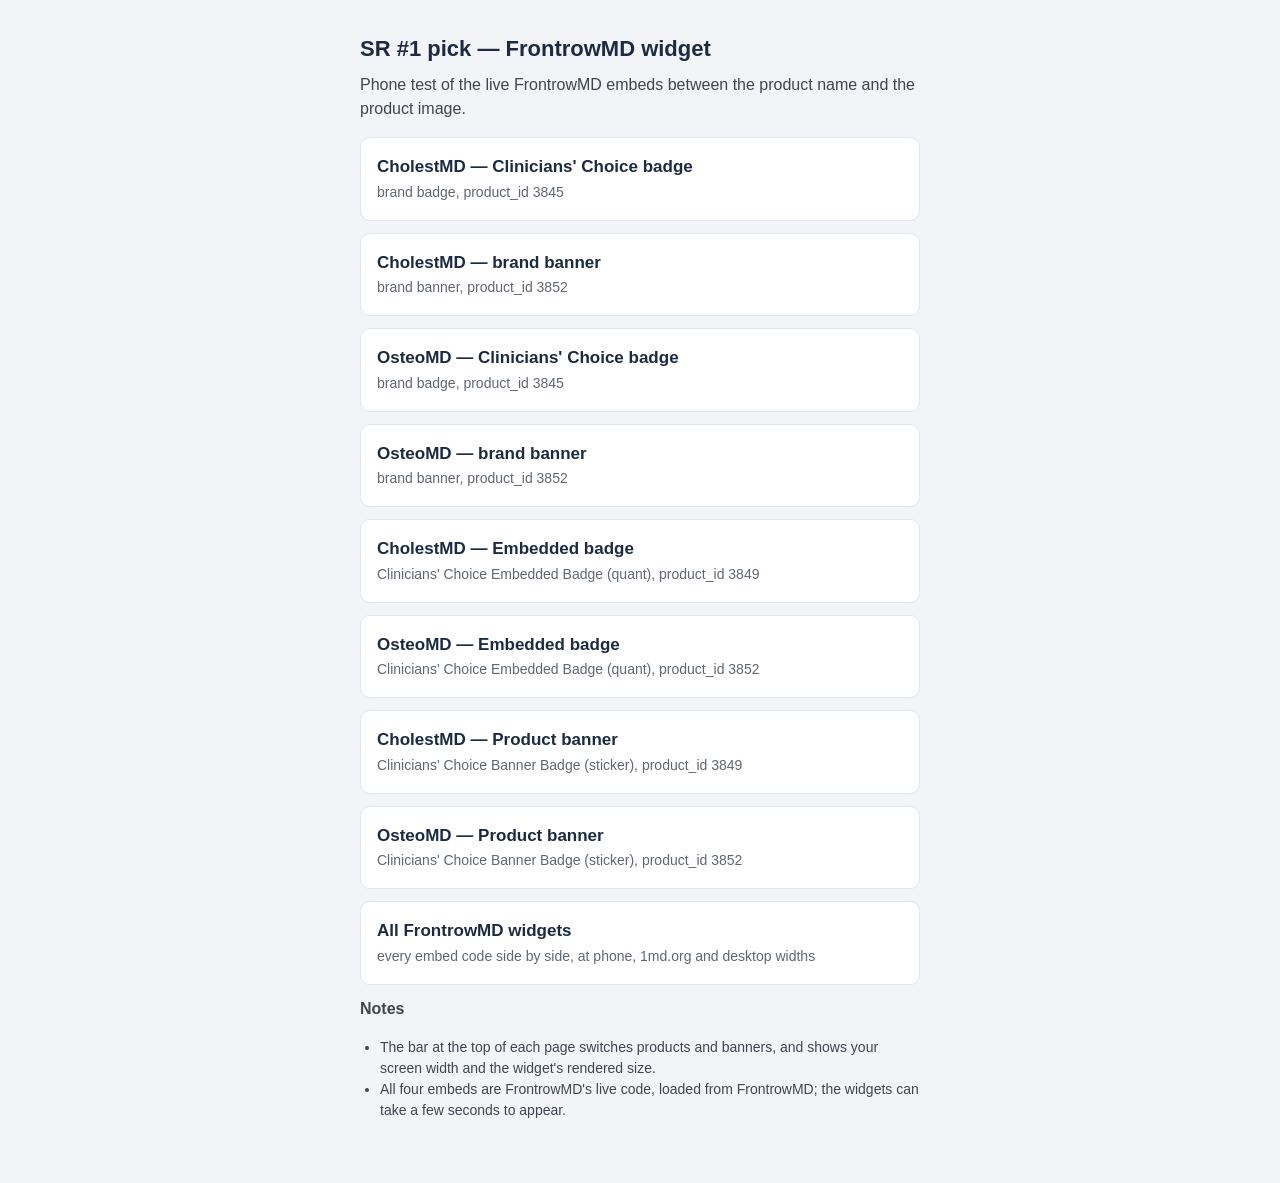
<file: index.html>
<!DOCTYPE html>
<html lang="en">
<head>
  <meta charset="utf-8">
  <meta name="viewport" content="width=device-width, initial-scale=1">
  <meta name="robots" content="noindex, nofollow">
  <title>SR #1 pick · FrontrowMD widget phone test</title>
  <style>
    body { margin: 0; font: 16px/1.5 -apple-system, BlinkMacSystemFont, "Segoe UI", sans-serif; color: #1c2b43; background: #f2f4f7; }
    main { max-width: 560px; margin: 0 auto; padding: 32px 16px 48px; }
    h1 { font-size: 22px; margin: 0 0 8px; }
    p { margin: 0 0 16px; color: #3f4651; }
    .card { display: block; background: #fff; border-radius: 10px; padding: 16px; margin: 0 0 12px; text-decoration: none; color: inherit; border: 1px solid #e0e6f0; }
    .card strong { display: block; font-size: 17px; }
    .card span { font-size: 14px; color: #5f6773; }
    ul { padding-left: 20px; color: #3f4651; font-size: 14px; }
  </style>
</head>
<body>
  <main>
    <h1>SR #1 pick — FrontrowMD widget</h1>
    <p>Phone test of the live FrontrowMD embeds between the product name and the product image.</p>

    <a class="card" href="cholestmd.html?banner=badge"><strong>CholestMD — Clinicians' Choice badge</strong><span>brand badge, product_id 3845</span></a>
    <a class="card" href="cholestmd.html?banner=banner"><strong>CholestMD — brand banner</strong><span>brand banner, product_id 3852</span></a>
    <a class="card" href="osteomd.html?banner=badge"><strong>OsteoMD — Clinicians' Choice badge</strong><span>brand badge, product_id 3845</span></a>
    <a class="card" href="osteomd.html?banner=banner"><strong>OsteoMD — brand banner</strong><span>brand banner, product_id 3852</span></a>
    <a class="card" href="cholestmd.html?banner=quant"><strong>CholestMD — Embedded badge</strong><span>Clinicians' Choice Embedded Badge (quant), product_id 3849</span></a>
    <a class="card" href="osteomd.html?banner=quant"><strong>OsteoMD — Embedded badge</strong><span>Clinicians' Choice Embedded Badge (quant), product_id 3852</span></a>
    <a class="card" href="cholestmd.html?banner=sticker"><strong>CholestMD — Product banner</strong><span>Clinicians' Choice Banner Badge (sticker), product_id 3849</span></a>
    <a class="card" href="osteomd.html?banner=sticker"><strong>OsteoMD — Product banner</strong><span>Clinicians' Choice Banner Badge (sticker), product_id 3852</span></a>
    <a class="card" href="widgets.html"><strong>All FrontrowMD widgets</strong><span>every embed code side by side, at phone, 1md.org and desktop widths</span></a>

    <p><strong>Notes</strong></p>
    <ul>
      <li>The bar at the top of each page switches products and banners, and shows your screen width and the widget's rendered size.</li>
      <li>All four embeds are FrontrowMD's live code, loaded from FrontrowMD; the widgets can take a few seconds to appear.</li>
    </ul>
  </main>
</body>
</html>
</file>
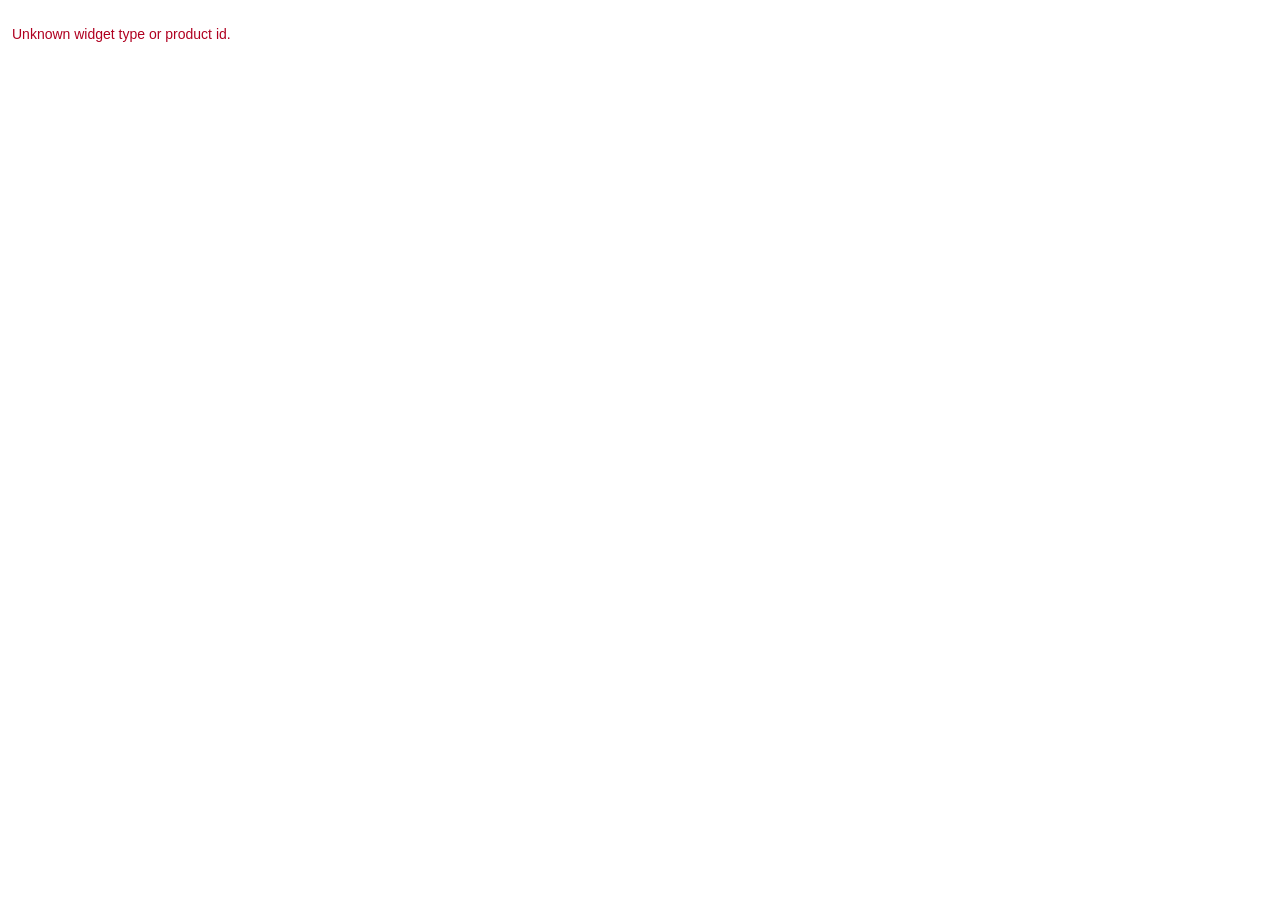
<file: embed.html>
<!DOCTYPE html>
<html lang="en">
<head>
  <meta charset="utf-8">
  <meta name="viewport" content="width=device-width, initial-scale=1">
  <meta name="robots" content="noindex, nofollow">
  <title>FrontrowMD widget</title>
  <!-- One FrontrowMD embed per page: ?type=quant|sticker|brand-badge|brand-banner|qual&id=<product_id>&w=<px>.
       FrontrowMD's scripts look up fixed element ids and each sets up its own modal, so widgets.html
       loads every widget through this page in its own frame. Markup and CSS are FrontrowMD's dashboard code. -->
  <style>
    html, body { margin: 0; background: #fff; }
    body { padding: 12px 0 16px; }
    .slot { margin: 0 auto; }

    /* Clinicians' Choice (quant) */
    #iframe-frontrow-quant { height: 0px; }
    #frontrow-badge { position: relative; display: flex; }
    .iframe-frontrow { width: 100%; margin: 0; }
    .iframe-modal-frontrow { display: none; position: fixed; z-index: 99999999; left: 0; top: 0; right: 0; bottom: 0; width: 100%; height: 100%; overflow: hidden; }

    /* Brand badge (brand, #iframe-frontrow-brand) */
    #iframe-frontrow-brand { height: 0px; }

    /* Banner (sticker) — "on image", so it sits in a positioned box here */
    .sticker-slot { position: relative; height: 98px; overflow: hidden; }
    #frontrow-sticker { position: absolute; z-index: 3; border-radius: 0 !important; }

    /* Brand banner (brand, #frontrow-brand-badge) */
    .brand-banner-slot { position: relative; height: 98px; overflow: hidden; }
    .iframe-frontrow-brand-badge { position: absolute; top: 10px; left: 0; z-index: 3; border-radius: 0 !important; }

    /* Clinician Reviews (qual) */
    iframe.iframe-frontrow-testimonials { width: 100%; }
    iframe.iframe-modal-testimonials { z-index: 99999998; }

    .iframe.frontrow { display: none; position: fixed; left: 0; top: 0; z-index: 99999997; right: 0; bottom: 0; width: 100%; height: 100%; overflow: hidden; }
    .error { font: 14px sans-serif; color: #b00020; padding: 0 12px; }
  </style>
</head>
<body>
  <div class="slot" id="slot"></div>
  <script>
    (function () {
      var q = new URLSearchParams(location.search);
      var type = q.get('type'), id = (q.get('id') || '').replace(/\D/g, ''), w = parseInt(q.get('w'), 10);
      var slot = document.getElementById('slot');
      if (w) slot.style.width = w + 'px';

      var api = 'https://app.thefrontrowhealth.com/api/widgets';
      function src(pt, script) { return api + (script ? '/script' : '') + '?presentation_type=' + pt + '&product_id=' + id; }

      var pt, html;
      switch (type) {
        case 'quant':
          pt = 'quant';
          html = '<div id="frontrow-badge"><iframe class="iframe-frontrow" id="iframe-frontrow-quant" title="FrontrowMD Clinicians\' Choice Badge" frameborder="0" src="' + src(pt) + '"></iframe></div>';
          break;
        case 'sticker':
          pt = 'sticker';
          html = '<div class="sticker-slot"><iframe data-state="max" class="iframe-frontrow-sticker" id="frontrow-sticker" title="FrontrowMD Clinicians\' Choice Banner" frameborder="0" src="' + src(pt) + '"></iframe></div>';
          break;
        case 'brand-badge':
          pt = 'brand';
          html = '<div id="frontrow-badge"><iframe class="iframe-frontrow" id="iframe-frontrow-brand" title="FrontrowMD Clinicians\' Choice Badge" frameborder="0" src="' + src(pt) + '"></iframe></div>';
          break;
        case 'brand-banner':
          pt = 'brand';
          html = '<div class="brand-banner-slot"><iframe data-state="max" class="iframe-frontrow-brand-badge" id="frontrow-brand-badge" title="FrontrowMD Brand Banner" frameborder="0" src="' + src(pt) + '"></iframe></div>';
          break;
        case 'qual':
          pt = 'qual';
          html = '<section class="fr-testimonials"><iframe id="frontrow-testimonials" class="iframe-frontrow-testimonials" title="FrontrowMD Clinician Reviews" frameborder="0" src="' + src(pt) + '"></iframe></section>';
          break;
      }
      if (!pt || !id) { slot.innerHTML = '<p class="error">Unknown widget type or product id.</p>'; return; }

      slot.innerHTML = html;
      var widget = slot.querySelector('iframe');
      var s = document.createElement('script');
      s.async = true;
      s.src = src(pt, true);
      document.body.appendChild(s);

      // FrontrowMD's script sends PARENT_READY once, when it loads; a widget that hasn't loaded yet misses it
      // and falls back to a slow retry. Resend it (the same message the script sends) once both have loaded.
      var scriptLoaded = false, widgetLoaded = false;
      function sendReady() { if (scriptLoaded && widgetLoaded) widget.contentWindow.postMessage({ name: 'PARENT_READY' }, '*'); }
      s.addEventListener('load', function () { scriptLoaded = true; sendReady(); });
      widget.addEventListener('load', function () { widgetLoaded = true; sendReady(); });

      // Tell the gallery how tall this widget is.
      function report() {
        if (parent !== window) parent.postMessage({ frEmbedHeight: document.body.scrollHeight, frEmbed: location.search }, '*');
      }
      new ResizeObserver(report).observe(document.body);
      setInterval(report, 1500);
    })();
  </script>
</body>
</html>
</file>
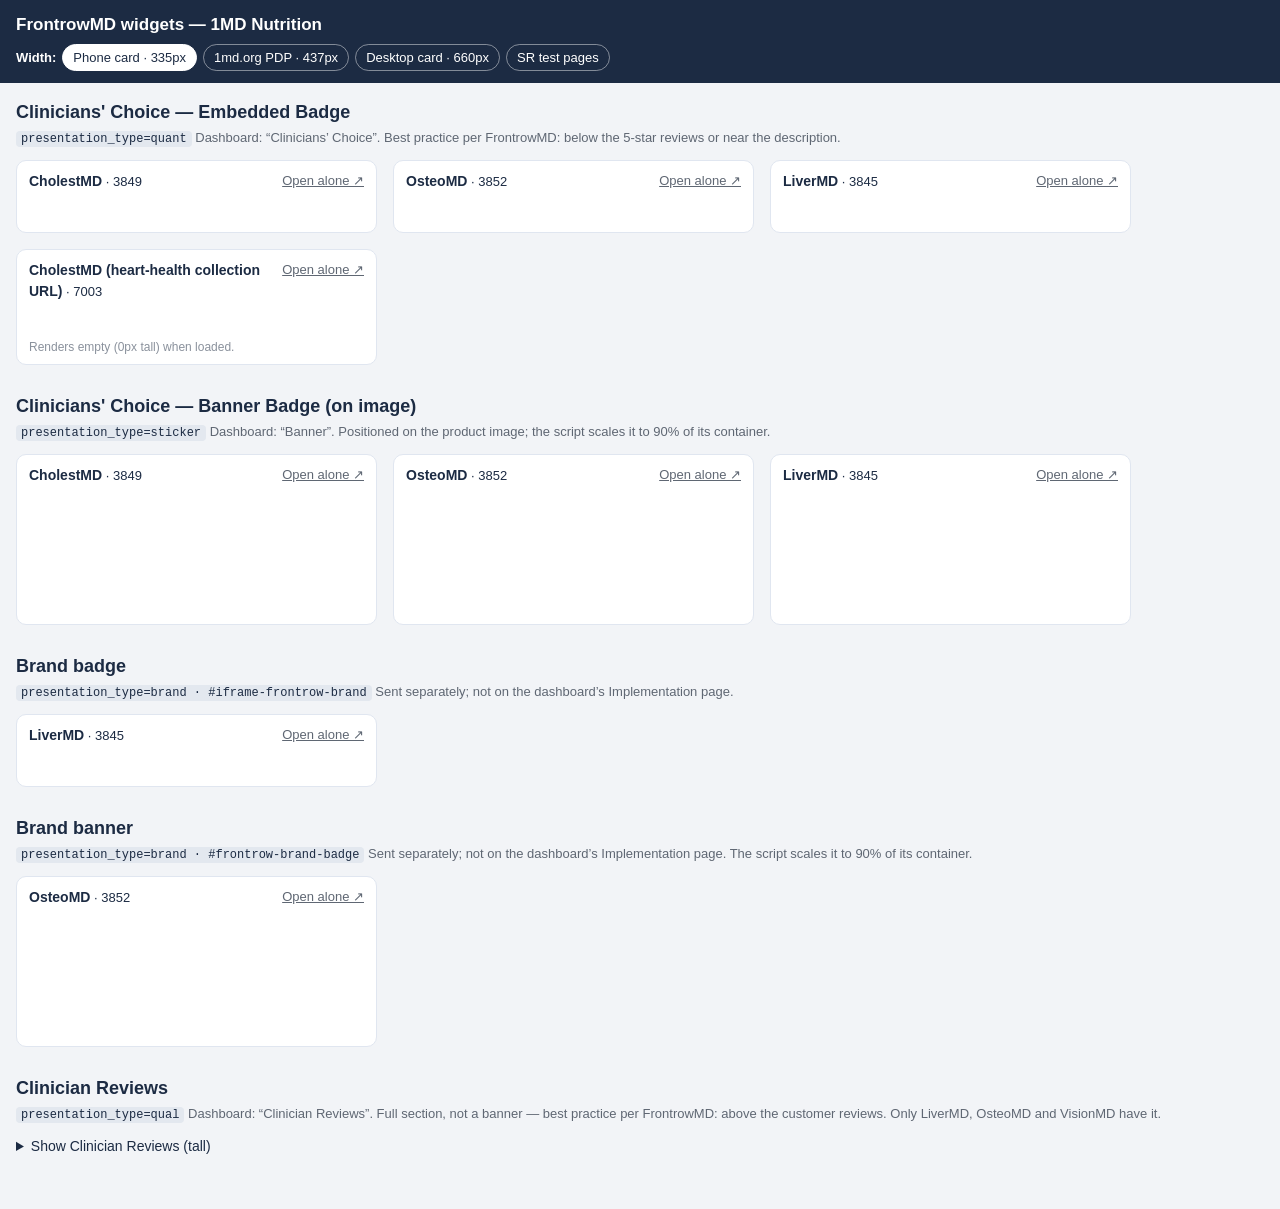
<file: widgets.html>
<!DOCTYPE html>
<html lang="en">
<head>
  <meta charset="utf-8">
  <meta name="viewport" content="width=device-width, initial-scale=1">
  <meta name="robots" content="noindex, nofollow">
  <title>FrontrowMD widget gallery</title>
  <style>
    body { margin: 0; font: 15px/1.5 -apple-system, BlinkMacSystemFont, "Segoe UI", sans-serif; color: #1c2b43; background: #f2f4f7; }
    header { background: #1c2b43; color: #fff; padding: 12px 16px; position: sticky; top: 0; z-index: 10; }
    header h1 { font-size: 17px; margin: 0 0 6px; }
    header .controls { display: flex; flex-wrap: wrap; gap: 6px; align-items: center; font-size: 13px; }
    header a, header button { font: inherit; color: #fff; background: none; border: 1px solid rgba(255,255,255,.45); border-radius: 999px; padding: 3px 10px; cursor: pointer; text-decoration: none; }
    header button.is-active { background: #fff; color: #1c2b43; border-color: #fff; }
    main { padding: 16px; max-width: 1480px; margin: 0 auto; }
    section { margin: 0 0 28px; }
    h2 { font-size: 18px; margin: 0 0 2px; }
    .meta { margin: 0 0 12px; font-size: 13px; color: #5f6773; }
    .meta code { background: #e3e8ef; border-radius: 4px; padding: 1px 5px; font-size: 12px; color: #1c2b43; }
    .grid { display: flex; flex-wrap: wrap; gap: 16px; align-items: flex-start; }
    .tile { background: #fff; border: 1px solid #e0e6f0; border-radius: 10px; padding: 10px 12px 8px; box-sizing: content-box; }
    .tile-head { display: flex; justify-content: space-between; gap: 8px; font-size: 13px; margin: 0 0 4px; }
    .tile-head strong { font-size: 14px; }
    .tile-head a { color: #5f6773; white-space: nowrap; }
    .tile iframe { display: block; border: 0; width: 100%; height: 120px; background: #fff; }
    .tile .note { font-size: 12px; color: #8a919c; margin: 4px 0 0; }
    details summary { cursor: pointer; font-size: 14px; color: #1c2b43; margin: 0 0 10px; }
  </style>
</head>
<body>
  <header>
    <h1>FrontrowMD widgets — 1MD Nutrition</h1>
    <div class="controls">
      <strong>Width:</strong>
      <button data-w="335">Phone card · 335px</button>
      <button data-w="437">1md.org PDP · 437px</button>
      <button data-w="660">Desktop card · 660px</button>
      <a href="index.html">SR test pages</a>
    </div>
  </header>

  <main id="gallery"></main>

  <script>
    // Every embed code from the FrontrowMD dashboard (Implementation page) plus the two "brand" codes we were
    // sent separately. Each widget loads alone in embed.html, in its own frame.
    var PRODUCTS = { 3849: 'CholestMD', 3852: 'OsteoMD', 3845: 'LiverMD', 3856: 'VisionMD', 7003: 'CholestMD (heart-health collection URL)' };
    var SECTIONS = [
      { type: 'quant', title: "Clinicians' Choice — Embedded Badge", code: 'presentation_type=quant',
        meta: 'Dashboard: “Clinicians’ Choice”. Best practice per FrontrowMD: below the 5-star reviews or near the description.',
        ids: [3849, 3852, 3845, 7003], notes: { 7003: 'Renders empty (0px tall) when loaded.' } },
      { type: 'sticker', title: "Clinicians' Choice — Banner Badge (on image)", code: 'presentation_type=sticker',
        meta: 'Dashboard: “Banner”. Positioned on the product image; the script scales it to 90% of its container.',
        ids: [3849, 3852, 3845] },
      { type: 'brand-badge', title: "Brand badge", code: 'presentation_type=brand · #iframe-frontrow-brand',
        meta: 'Sent separately; not on the dashboard’s Implementation page.', ids: [3845] },
      { type: 'brand-banner', title: "Brand banner", code: 'presentation_type=brand · #frontrow-brand-badge',
        meta: 'Sent separately; not on the dashboard’s Implementation page. The script scales it to 90% of its container.', ids: [3852] },
      { type: 'qual', title: 'Clinician Reviews', code: 'presentation_type=qual',
        meta: 'Dashboard: “Clinician Reviews”. Full section, not a banner — best practice per FrontrowMD: above the customer reviews. Only LiverMD, OsteoMD and VisionMD have it.',
        ids: [3845, 3852, 3856], collapsed: true }
    ];

    var width = 335;
    try { width = parseInt(new URLSearchParams(location.search).get('w'), 10) || 335; } catch (e) {}

    var gallery = document.getElementById('gallery');
    var frames = [];

    function embedUrl(type, id, w) { return 'embed.html?type=' + type + '&id=' + id + '&w=' + w; }

    SECTIONS.forEach(function (sec) {
      var el = document.createElement('section');
      el.innerHTML = '<h2>' + sec.title + '</h2><p class="meta"><code>' + sec.code + '</code> ' + sec.meta + '</p>';
      var grid = document.createElement('div');
      grid.className = 'grid';
      sec.ids.forEach(function (id) {
        var tile = document.createElement('div');
        tile.className = 'tile';
        tile.innerHTML = '<div class="tile-head"><span><strong>' + PRODUCTS[id] + '</strong> · ' + id + '</span>' +
          '<a target="_blank" rel="noopener">Open alone ↗</a></div>' +
          '<iframe title="' + sec.title + ' — ' + PRODUCTS[id] + '" loading="lazy"></iframe>' +
          (sec.notes && sec.notes[id] ? '<p class="note">' + sec.notes[id] + '</p>' : '');
        var f = tile.querySelector('iframe');
        frames.push({ frame: f, tile: tile, link: tile.querySelector('a'), type: sec.type, id: id, lazy: !!sec.collapsed });
        grid.appendChild(tile);
      });
      if (sec.collapsed) {
        var d = document.createElement('details');
        d.innerHTML = '<summary>Show Clinician Reviews (tall)</summary>';
        d.appendChild(grid);
        d.addEventListener('toggle', function () { if (d.open) load(); });
        el.appendChild(d);
      } else {
        el.appendChild(grid);
      }
      gallery.appendChild(el);
    });

    function load() {
      frames.forEach(function (x) {
        x.tile.style.width = width + 'px';
        var url = embedUrl(x.type, x.id, width);
        x.link.href = url;
        var open = !x.lazy || x.tile.closest('details').open;
        if (open && x.frame.getAttribute('src') !== url) { x.frame.style.height = '120px'; x.frame.src = url; }
      });
      document.querySelectorAll('button[data-w]').forEach(function (b) { b.classList.toggle('is-active', +b.dataset.w === width); });
    }

    document.querySelectorAll('button[data-w]').forEach(function (b) {
      b.addEventListener('click', function () {
        width = +b.dataset.w;
        try { history.replaceState(null, '', '?w=' + width); } catch (e) {}
        load();
      });
    });

    // Each embed reports its height.
    window.addEventListener('message', function (ev) {
      var h = ev.data && ev.data.frEmbedHeight;
      if (!h) return;
      frames.forEach(function (x) { if (x.frame.contentWindow === ev.source) x.frame.style.height = h + 'px'; });
    });

    load();
  </script>
</body>
</html>
</file>
